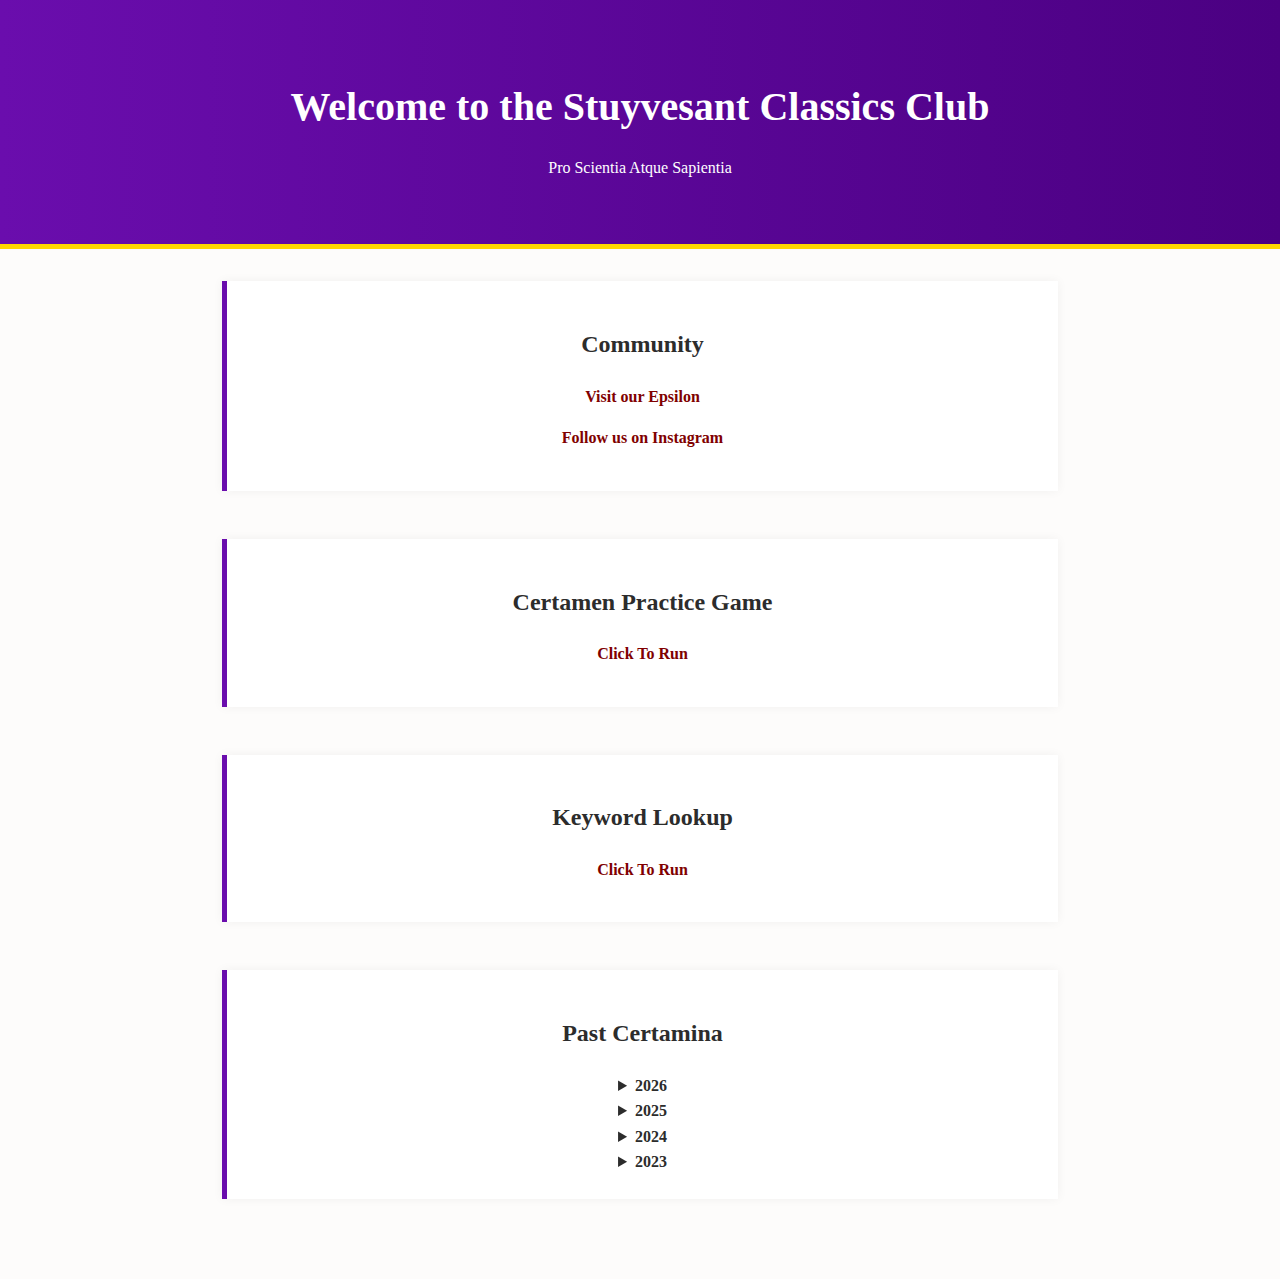
<file: index.html>
<!DOCTYPE html>
<html lang="en">
<head>
  <meta charset="UTF-8" />
  <title>Stuy Classics Club</title>
  <meta name="viewport" content="width=device-width, initial-scale=1" />
  <!-- Classical inscription font for headings -->
  <link href="https://fonts.googleapis.com/css2?family=Cinzel:wght@500;700&display=swap" rel="stylesheet">
  <link rel="stylesheet" href="style.css" />
</head>
<body>
  <!-- <nav>
    <ul>
      <li><a href="index.html">Home</a></li>
      <li><a href="study-guides.html">Study Guides</a></li>
    </ul>
  </nav> -->

  <header>
    <h1>Welcome to the Stuyvesant Classics Club</h1>
    <p>Pro Scientia Atque Sapientia</p>
  </header>

  <main>
    <section>
      <h2>Community</h2>
      <p><a href="https://epsilon.stuysu.org/stuyclassics" target="_blank" rel="noopener">Visit our Epsilon</a></p>
      <p><a href="https://www.instagram.com/stuyclassics?igsh=ejA2OGU5bThoNHUy" target="_blank" rel="noopener">Follow us on Instagram</a></p>
    </section>

    <section>
      <h2>Certamen Practice Game</h2>
      <p><a href="certamengame" target="_blank" rel="noopener">Click To Run</a></p>
    </section>
    <section>
      <h2>Keyword Lookup</h2>
      <p><a href="keyword" target="_blank" rel="noopener">Click To Run</a></p>
    </section>

    <section>
      <h2>Past Certamina</h2>
   <details>
        <summary><strong>2026</strong></summary>
        <div class="win-list">
           <p>1st Place – Princeton (Novice Division)</p>
          <p>3rd Place – Princeton (Intermediate Division)</p>
        </div>
      </details>
      <details>
        <summary><strong>2025</strong></summary>
        <div class="win-list">
          <p>1st Place – Stony Brook (Advanced Division)</p>
          <p>1st Place – Stony Brook (Intermediate Division)</p>
          <p>2nd Place – Yale (Novice Division)</p>
          <p>3rd Place – Harvard (Advanced Division)</p>
          <p>3rd Place – Princeton (Advanced Division)</p>
        </div>
      </details>

      <details>
        <summary><strong>2024</strong></summary>
        <div class="win-list">
          <p>1st Place – Stony Brook (Advanced Division)</p>
          <p>1st Place – Stony Brook (Intermediate Division)</p>
          <p>1st Place – Stony Brook (Novice Division)</p>
          <p>2nd Place – UPenn (Intermediate Division)</p>
        </div>
      </details>

      <details>
        <summary><strong>2023</strong></summary>
        <div class="win-list">
          <p>1st Place – UPenn (Novice Division)</p>
        </div>
      </details>
    </section>
  </main>

  <script src="hover-open.js" defer></script>
</body>
</html>
</file>
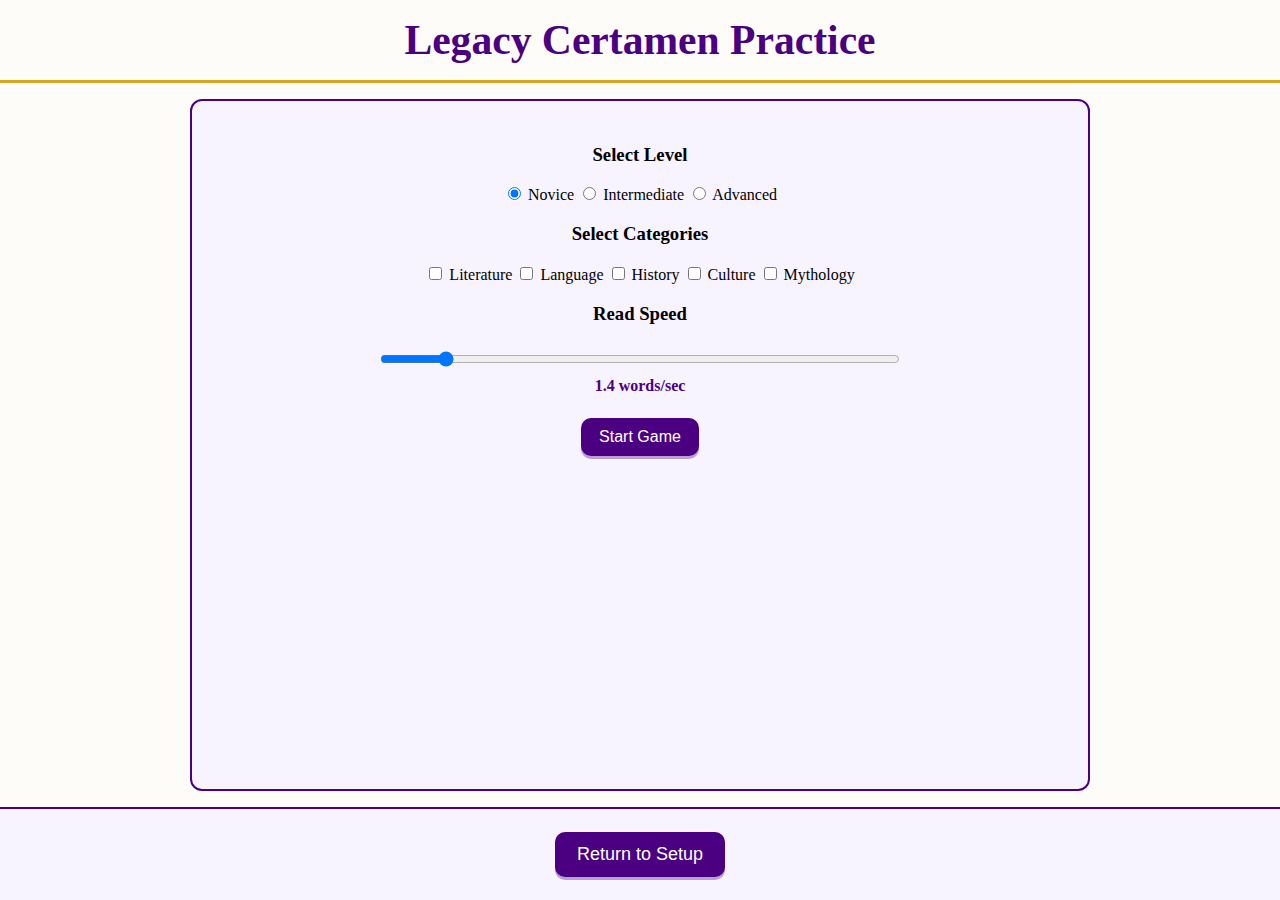
<file: certamengame/index.html>
<!DOCTYPE html>
<html lang="en">
<head>
  <meta charset="utf-8" />
  <meta name="viewport" content="width=device-width,initial-scale=1" />
  <title>Certamen Practice</title>
  <link rel="stylesheet" href="style.css?v=15" />
</head>
<body>
  <header class="topbar">
    <h1> Legacy Certamen Practice</h1>
  </header>

  <main>
    <section id="setup" class="card">
      <h3>Select Level</h3>
      <label><input type="radio" name="level" value="novice" checked> Novice</label>
      <label><input type="radio" name="level" value="intermediate"> Intermediate</label>
      <label><input type="radio" name="level" value="advanced"> Advanced</label>

      <h3>Select Categories</h3>
      <label><input type="checkbox" value="literature"> Literature</label>
      <label><input type="checkbox" value="language"> Language</label>
      <label><input type="checkbox" value="history"> History</label>
      <label><input type="checkbox" value="culture"> Culture</label>
      <label><input type="checkbox" value="mythology"> Mythology</label>

      <h3>Read Speed</h3>
      <input type="range" id="speed" min="0.8" max="6.0" step="0.1" value="1.4" />
      <div id="speed-label">1.4 words/sec</div>

      <div class="actions">
        <button id="start" type="button">Start Game</button>
      </div>
    </section>

    <section id="game" class="card" style="display:none;">
      <div class="top-actions">
        <button id="review-log" type="button">Review Log</button>
      </div>

      <!-- Now we write into #question-text using DOM nodes, not innerHTML rewriting -->
      <div id="question-box" class="question">
        <span id="question-text"></span>
      </div>

      <div id="message" class="message"></div>

      <div class="actions">
        <button id="buzz" type="button">Buzz</button>
        <button id="skip" type="button">Skip</button>
      </div>

      <div id="answer-box" class="answer-card" style="display:none;">
        <input type="text" id="answer" placeholder="Type your answer..." autocomplete="off" />
        <button id="submit-answer" type="button">Submit</button>
      </div>

      <div id="post-reveal" class="post-reveal" style="display:none;">
        <button id="mark-review" type="button">Mark for Review</button>
      </div>
    </section>

    <section id="timer-card" class="card timer-card" style="display:none;">
      <div id="timer-text">Time Left: <span id="timer">10</span>s</div>
    </section>

    <section id="review" class="card" style="display:none;">
      <h3>Review Log</h3>
      <div class="review-actions">
        <button id="clear-review" type="button">Clear Log</button>
        <button id="close-review" type="button">Back to Game</button>
      </div>
      <div id="review-list" class="review-list"></div>
    </section>
  </main>

  <footer class="bottombar">
    <button id="back" type="button">Return to Setup</button>
  </footer>

  <script src="script.js?v=15"></script>
</body>
</html>
</file>
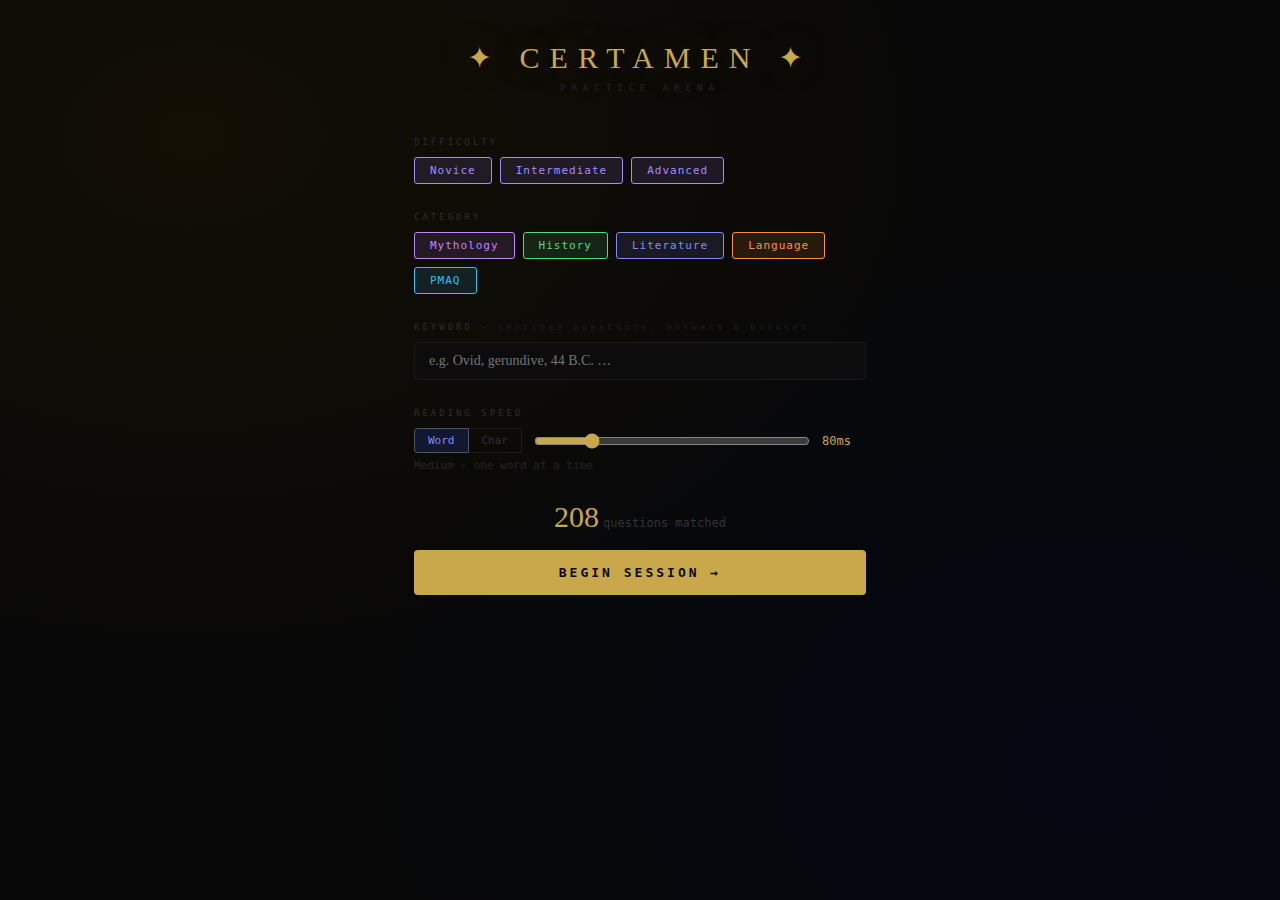
<file: practice/index.html>
<!DOCTYPE html>
<html lang="en">
<head>
  <meta charset="UTF-8" />
  <meta name="viewport" content="width=device-width, initial-scale=1.0" />
  <title>Certamen Practice Arena</title>
  <style>
    /* ── RESET & BASE ─────────────────────────────────────────── */
    *, *::before, *::after { box-sizing: border-box; margin: 0; padding: 0; }
    html, body { height: 100%; }
    body {
      background: #080808;
      color: #ddd;
      font-family: Georgia, 'Times New Roman', serif;
      -webkit-font-smoothing: antialiased;
    }
    button { cursor: pointer; font-family: inherit; border: none; background: none; }
    button:hover { opacity: 0.78; }
    input, select { font-family: inherit; }
    ::-webkit-scrollbar { width: 4px; }
    ::-webkit-scrollbar-thumb { background: #222; border-radius: 2px; }

    /* ── SCREEN HELPERS ──────────────────────────────────────── */
    .screen { display: none; }
    .screen.active { display: flex; }

    /* ── LOADING / ERROR ─────────────────────────────────────── */
    #screen-load {
      height: 100vh; align-items: center; justify-content: center;
      flex-direction: column; gap: 12px;
    }
    .load-text {
      font-family: monospace; font-size: 11px; letter-spacing: 4px; color: #2a2a2a;
    }
    .error-text { color: #f87171; font-family: monospace; font-size: 13px; }

    /* ── HOME ────────────────────────────────────────────────── */
    #screen-home {
      min-height: 100vh;
      background: #080808;
      background-image:
        radial-gradient(ellipse at 15% 15%, #130f05 0%, transparent 50%),
        radial-gradient(ellipse at 85% 85%, #050813 0%, transparent 50%);
      justify-content: center;
      padding: 40px 0 60px;
    }
    .home-inner { width: 100%; max-width: 500px; padding: 0 24px; }

    .title-block { text-align: center; margin-bottom: 44px; }
    .title-main {
      font-size: 30px; letter-spacing: 10px; color: #c9a84c;
      text-shadow: 0 0 50px rgba(201,168,76,0.3);
    }
    .title-sub {
      font-family: monospace; font-size: 9px; letter-spacing: 6px;
      color: #252525; margin-top: 8px;
    }

    .filter-block { margin-bottom: 28px; }
    .filter-label {
      font-family: monospace; font-size: 9px; letter-spacing: 3px;
      color: #2e2e2e; margin-bottom: 10px;
      display: flex; align-items: center; gap: 8px;
    }
    .filter-label span { color: #1e1e1e; font-weight: 400; }
    .pill-row { display: flex; flex-wrap: wrap; gap: 8px; }

    .pill {
      padding: 6px 15px; border-radius: 3px;
      border: 1px solid #1e1e1e; color: #333;
      font-family: monospace; font-size: 11px; letter-spacing: 1px;
      background: transparent; transition: all 0.15s;
    }
    .pill.on { background: color-mix(in srgb, var(--c) 12%, transparent); }

    .kw-wrap { position: relative; }
    .kw-input {
      width: 100%; background: #0c0c0c; border: 1px solid #1a1a1a;
      color: #bbb; padding: 10px 38px 10px 14px;
      border-radius: 4px; font-size: 14px; outline: none;
      transition: border-color 0.15s;
    }
    .kw-input:focus { border-color: #333; }
    .kw-clear {
      position: absolute; right: 12px; top: 50%; transform: translateY(-50%);
      color: #333; font-size: 13px; padding: 4px;
    }

    .speed-row { display: flex; align-items: center; gap: 12px; margin-bottom: 6px; }
    .mode-toggle { display: flex; }
    .mode-btn {
      padding: 5px 13px; border: 1px solid #1e1e1e; color: #333;
      font-family: monospace; font-size: 11px; transition: all 0.15s;
    }
    .mode-btn:first-child { border-radius: 3px 0 0 3px; }
    .mode-btn:last-child  { border-radius: 0 3px 3px 0; border-left: none; }
    .mode-btn.on { background: #111830; border-color: #4a5568; color: #818cf8; }
    .speed-slider { flex: 1; accent-color: #c9a84c; cursor: pointer; }
    .speed-val { font-family: monospace; font-size: 12px; color: #c9a84c; min-width: 44px; }
    .speed-desc { font-family: monospace; font-size: 11px; color: #252525; }

    .count-row { text-align: center; margin-bottom: 16px; }
    .count-n { font-size: 30px; color: #c9a84c; }
    .count-txt { font-family: monospace; font-size: 12px; color: #333; }

    .start-btn {
      width: 100%; padding: 15px;
      background: #c9a84c; color: #080808;
      border-radius: 4px;
      font-family: monospace; font-size: 13px; letter-spacing: 3px; font-weight: 700;
      transition: opacity 0.2s;
    }
    .start-btn:disabled { opacity: 0.25; cursor: not-allowed; }

    /* ── GAME ────────────────────────────────────────────────── */
    #screen-game {
      min-height: 100vh; flex-direction: column;
      transition: background 0.5s;
    }

    .top-bar {
      display: flex; align-items: center; justify-content: space-between;
      padding: 12px 18px;
      border-bottom: 1px solid rgba(255,255,255,0.05);
      flex-shrink: 0;
    }
    .back-btn {
      color: #3a3a3a; font-family: monospace; font-size: 12px;
      letter-spacing: 1px; padding: 4px 0;
    }
    .badges { display: flex; gap: 8px; align-items: center; }
    .badge {
      padding: 3px 11px; border-radius: 20px; border: 1px solid;
      font-family: monospace; font-size: 10px; letter-spacing: 2px;
    }
    .q-count { font-family: monospace; font-size: 11px; color: #2a2a2a; }

    .prog-track { height: 2px; background: rgba(255,255,255,0.04); flex-shrink: 0; }
    .prog-fill { height: 100%; transition: width 0.07s linear; }

    .card-area {
      flex: 1; display: flex; align-items: center; justify-content: center;
      padding: 28px 20px;
    }
    .card {
      width: 100%; max-width: 640px;
      background: rgba(0,0,0,0.35);
      border: 1px solid rgba(255,255,255,0.06);
      border-radius: 10px;
      padding: 28px 30px 26px;
    }
    .phase-label {
      font-family: monospace; font-size: 9px; letter-spacing: 4px;
      margin-bottom: 20px; opacity: 0.5;
    }
    .q-text {
      font-size: 21px; line-height: 1.75; color: #ede8e0; min-height: 80px;
    }
    .caret {
      display: inline-block; width: 2px; height: 0.9em;
      border-right: 2px solid; margin-left: 3px;
      vertical-align: middle;
      animation: blink 1s step-end infinite;
    }
    @keyframes blink { 0%,100%{opacity:1} 50%{opacity:0} }

    .ans-box {
      margin-top: 26px; padding: 16px 20px;
      border-radius: 6px; border: 1px solid;
    }
    .ans-label {
      font-family: monospace; font-size: 9px; letter-spacing: 4px; margin-bottom: 10px;
    }
    .ans-text { font-size: 20px; font-weight: 700; line-height: 1.4; color: #fff; }

    .act-area {
      padding: 16px 20px 32px;
      border-top: 1px solid rgba(255,255,255,0.05);
      background: rgba(0,0,0,0.2);
      flex-shrink: 0;
    }
    .btn-row { display: flex; gap: 10px; }
    .btn-col { display: flex; flex-direction: column; gap: 10px; }
    .act-btn {
      flex: 1; padding: 13px 18px; border-radius: 5px;
      font-family: monospace; font-size: 12px; letter-spacing: 1px; font-weight: 600;
      transition: opacity 0.15s;
    }
    .act-btn.ghost {
      background: rgba(255,255,255,0.04); color: #444;
      flex: 0 0 auto; padding: 13px 22px;
    }
    .act-btn.accent { color: #060606; }
    .act-btn.sub { border: 1px solid; }
    .act-btn.full { width: 100%; }

    /* ── CATEGORY COLOR VARS ─────────────────────────────────── */
    .cat-Mythology  { --accent: #c084fc; --bg: #1e1228; --dim: rgba(124,58,237,0.1); }
    .cat-History    { --accent: #4ade80; --bg: #0f1f12; --dim: rgba(22,163,74,0.1); }
    .cat-Literature { --accent: #818cf8; --bg: #12122a; --dim: rgba(67,56,202,0.1); }
    .cat-Language   { --accent: #fb923c; --bg: #1f0f0f; --dim: rgba(234,88,12,0.1); }
    .cat-PMAQ       { --accent: #38bdf8; --bg: #0d1a28; --dim: rgba(2,132,199,0.1); }
  </style>
</head>
<body>

  <!-- LOADING -->
  <div id="screen-load" class="screen active">
    <div class="load-text">LOADING</div>
  </div>

  <!-- HOME -->
  <div id="screen-home" class="screen">
    <div class="home-inner">

      <div class="title-block">
        <div class="title-main">✦ CERTAMEN ✦</div>
        <div class="title-sub">PRACTICE ARENA</div>
      </div>

      <!-- Difficulty -->
      <div class="filter-block">
        <div class="filter-label">DIFFICULTY</div>
        <div class="pill-row" id="level-pills"></div>
      </div>

      <!-- Category -->
      <div class="filter-block">
        <div class="filter-label">CATEGORY</div>
        <div class="pill-row" id="cat-pills"></div>
      </div>

      <!-- Keyword -->
      <div class="filter-block">
        <div class="filter-label">
          KEYWORD
          <span>— searches questions, answers &amp; bonuses</span>
        </div>
        <div class="kw-wrap">
          <input id="kw-input" class="kw-input" type="text"
            placeholder="e.g. Ovid, gerundive, 44 B.C. …" autocomplete="off" spellcheck="false" />
          <button id="kw-clear" class="kw-clear" style="display:none">✕</button>
        </div>
      </div>

      <!-- Speed -->
      <div class="filter-block">
        <div class="filter-label">READING SPEED</div>
        <div class="speed-row">
          <div class="mode-toggle">
            <button class="mode-btn on" data-mode="word">Word</button>
            <button class="mode-btn" data-mode="char">Char</button>
          </div>
          <input id="speed-slider" class="speed-slider" type="range" min="15" max="350" value="80" />
          <span id="speed-val" class="speed-val">80ms</span>
        </div>
        <div id="speed-desc" class="speed-desc">Fast · one word at a time</div>
      </div>

      <!-- Count + Start -->
      <div class="count-row">
        <span id="match-count" class="count-n">0</span>
        <span id="match-label" class="count-txt"> questions matched</span>
      </div>
      <button id="start-btn" class="start-btn" disabled>BEGIN SESSION →</button>

    </div>
  </div>

  <!-- GAME -->
  <div id="screen-game" class="screen">
    <div class="top-bar">
      <button id="back-btn" class="back-btn">← Back</button>
      <div class="badges">
        <span id="badge-cat" class="badge"></span>
        <span id="badge-level" class="badge" style="border-color:#1e1e1e;color:#333;"></span>
      </div>
      <span id="q-count" class="q-count"></span>
    </div>

    <div class="prog-track">
      <div id="prog-fill" class="prog-fill" style="width:0%"></div>
    </div>

    <div class="card-area">
      <div id="card" class="card">
        <div id="phase-label" class="phase-label">TOSS-UP</div>
        <div id="q-text" class="q-text"></div>
        <div id="ans-box" class="ans-box" style="display:none">
          <div id="ans-label" class="ans-label">ANSWER</div>
          <div id="ans-text" class="ans-text"></div>
        </div>
      </div>
    </div>

    <div class="act-area">
      <div id="actions"></div>
    </div>
  </div>

  <script>
  // ── CONFIG ────────────────────────────────────────────────────────────────
  const LEVELS = ['Novice', 'Intermediate', 'Advanced'];
  const CATS   = ['Mythology', 'History', 'Literature', 'Language', 'PMAQ'];
  const CAT_ACCENT = {
    Mythology:  '#c084fc',
    History:    '#4ade80',
    Literature: '#818cf8',
    Language:   '#fb923c',
    PMAQ:       '#38bdf8',
  };

  // ── STATE ─────────────────────────────────────────────────────────────────
  let allQuestions = [];
  let sessionQueue = [];
  let qIdx = 0;

  // Filter state
  let activeLevels = new Set(LEVELS);
  let activeCats   = new Set(CATS);
  let keyword      = '';
  let speed        = 80;
  let readMode     = 'word'; // 'word' | 'char'

  // Game state
  let phase        = 'reading';
  // phases: reading | paused | answer | b1r | b1p | b1a | b2r | b2p | b2a
  let revealed     = 0;
  let bonusRevealed= 0;
  let ticker       = null;

  // ── SCREEN HELPERS ────────────────────────────────────────────────────────
  function show(id) {
    document.querySelectorAll('.screen').forEach(s => s.classList.remove('active'));
    document.getElementById(id).classList.add('active');
  }

  // ── LOAD ──────────────────────────────────────────────────────────────────
  fetch('questions.json')
    .then(r => { if (!r.ok) throw new Error('Failed to load questions.json'); return r.json(); })
    .then(data => {
      allQuestions = data;
      buildHome();
      show('screen-home');
    })
    .catch(err => {
      document.getElementById('screen-load').innerHTML =
        `<div class="error-text">⚠ ${err.message}</div>`;
    });

  // ── HOME SETUP ────────────────────────────────────────────────────────────
  function buildHome() {
    // Level pills
    const lp = document.getElementById('level-pills');
    LEVELS.forEach(l => {
      const b = document.createElement('button');
      b.className = 'pill on';
      b.textContent = l;
      b.style.setProperty('--c', '#a78bfa');
      b.style.borderColor = '#a78bfa';
      b.style.color = '#a78bfa';
      b.addEventListener('click', () => toggleLevel(l, b));
      lp.appendChild(b);
    });

    // Category pills
    const cp = document.getElementById('cat-pills');
    CATS.forEach(c => {
      const b = document.createElement('button');
      b.className = 'pill on';
      b.textContent = c;
      b.style.setProperty('--c', CAT_ACCENT[c]);
      b.style.borderColor = CAT_ACCENT[c];
      b.style.color = CAT_ACCENT[c];
      b.addEventListener('click', () => toggleCat(c, b));
      cp.appendChild(b);
    });

    // Keyword
    const kw = document.getElementById('kw-input');
    const kc = document.getElementById('kw-clear');
    kw.addEventListener('input', () => {
      keyword = kw.value;
      kc.style.display = keyword ? 'block' : 'none';
      updateCount();
    });
    kc.addEventListener('click', () => {
      keyword = ''; kw.value = '';
      kc.style.display = 'none';
      updateCount();
    });

    // Speed
    const slider = document.getElementById('speed-slider');
    slider.addEventListener('input', () => {
      speed = +slider.value;
      document.getElementById('speed-val').textContent = speed + 'ms';
      updateSpeedDesc();
    });

    // Mode buttons
    document.querySelectorAll('.mode-btn').forEach(btn => {
      btn.addEventListener('click', () => {
        readMode = btn.dataset.mode;
        document.querySelectorAll('.mode-btn').forEach(b => b.classList.remove('on'));
        btn.classList.add('on');
        updateSpeedDesc();
      });
    });

    // Start
    document.getElementById('start-btn').addEventListener('click', startGame);

    updateCount();
    updateSpeedDesc();
  }

  function toggleLevel(l, btn) {
    if (activeLevels.has(l)) activeLevels.delete(l);
    else activeLevels.add(l);
    const on = activeLevels.has(l);
    btn.classList.toggle('on', on);
    btn.style.borderColor = on ? '#a78bfa' : '#1e1e1e';
    btn.style.color       = on ? '#a78bfa' : '#333';
    updateCount();
  }

  function toggleCat(c, btn) {
    if (activeCats.has(c)) activeCats.delete(c);
    else activeCats.add(c);
    const on = activeCats.has(c);
    btn.classList.toggle('on', on);
    btn.style.borderColor = on ? CAT_ACCENT[c] : '#1e1e1e';
    btn.style.color       = on ? CAT_ACCENT[c] : '#333';
    updateCount();
  }

  function filteredQuestions() {
    const kw = keyword.trim().toLowerCase();
    return allQuestions.filter(q => {
      if (!activeLevels.has(q.level))    return false;
      if (!activeCats.has(q.category))   return false;
      if (!kw) return true;
      const hay = [
        q.question, q.answer,
        ...(q.bonuses || []).flatMap(b => [b.q, b.a])
      ].join(' ').toLowerCase();
      return hay.includes(kw);
    });
  }

  function updateCount() {
    const n = filteredQuestions().length;
    document.getElementById('match-count').textContent = n;
    document.getElementById('match-label').textContent =
      ' question' + (n !== 1 ? 's' : '') + ' matched';
    const btn = document.getElementById('start-btn');
    btn.disabled = n === 0;
  }

  function updateSpeedDesc() {
    const label = speed < 40 ? 'Very fast' : speed < 80 ? 'Fast' :
                  speed < 140 ? 'Medium' : speed < 220 ? 'Slow' : 'Very slow';
    const modeStr = readMode === 'word' ? 'one word at a time' : 'one character at a time';
    document.getElementById('speed-desc').textContent = `${label} · ${modeStr}`;
  }

  // ── GAME ──────────────────────────────────────────────────────────────────
  function shuffle(arr) {
    const a = [...arr];
    for (let i = a.length - 1; i > 0; i--) {
      const j = Math.floor(Math.random() * (i + 1));
      [a[i], a[j]] = [a[j], a[i]];
    }
    return a;
  }

  function startGame() {
    sessionQueue = shuffle(filteredQuestions());
    qIdx = 0;
    document.getElementById('back-btn').addEventListener('click', () => {
      clearInterval(ticker);
      show('screen-home');
    }, { once: false });
    loadQuestion();
    show('screen-game');
  }

  function tok(str) {
    return readMode === 'word' ? str.split(' ') : str.split('');
  }
  function join(toks, n) {
    return readMode === 'word' ? toks.slice(0, n).join(' ') : toks.slice(0, n).join('');
  }

  function loadQuestion() {
    clearInterval(ticker);
    phase = 'reading';
    revealed = 0;
    bonusRevealed = 0;

    const q = sessionQueue[qIdx];
    const accent = CAT_ACCENT[q.category];

    // Top bar
    const badgeCat = document.getElementById('badge-cat');
    badgeCat.textContent = q.category;
    badgeCat.style.borderColor = accent;
    badgeCat.style.color = accent;
    document.getElementById('badge-level').textContent = q.level;
    document.getElementById('q-count').textContent = `${qIdx + 1}/${sessionQueue.length}`;

    // Card accent
    document.getElementById('ans-label').style.color = accent;
    document.getElementById('prog-fill').style.background = accent;
    document.getElementById('phase-label').style.color = accent;

    // Game screen background
    const gameEl = document.getElementById('screen-game');
    // Remove old cat class
    CATS.forEach(c => gameEl.classList.remove('cat-' + c));
    gameEl.classList.add('cat-' + q.category);
    gameEl.style.background = getComputedStyle(gameEl).getPropertyValue('--bg').trim() ||
      ({ Mythology:'#1e1228', History:'#0f1f12', Literature:'#12122a', Language:'#1f0f0f', PMAQ:'#0d1a28' })[q.category];

    // Hide answer box
    document.getElementById('ans-box').style.display = 'none';

    setPhase('reading');
  }

  function setPhase(p) {
    phase = p;
    clearInterval(ticker);

    const q = sessionQueue[qIdx];
    const mainToks = tok(q.question);
    const b1Toks   = q.bonuses?.[0] ? tok(q.bonuses[0].q) : [];
    const b2Toks   = q.bonuses?.[1] ? tok(q.bonuses[1].q) : [];
    const accent   = CAT_ACCENT[q.category];

    // Determine which text & tokens we're dealing with
    let activeToks, activeRev, setRev;
    if (p === 'reading' || p === 'paused' || p === 'answer') {
      activeToks = mainToks; activeRev = revealed; setRev = v => { revealed = v; };
    } else if (p === 'b1r' || p === 'b1p' || p === 'b1a') {
      activeToks = b1Toks; activeRev = bonusRevealed; setRev = v => { bonusRevealed = v; };
    } else {
      activeToks = b2Toks; activeRev = bonusRevealed; setRev = v => { bonusRevealed = v; };
    }

    // Phase label
    const phaseLabels = {
      reading:'TOSS-UP', paused:'TOSS-UP', answer:'TOSS-UP',
      b1r:'BONUS 1', b1p:'BONUS 1', b1a:'BONUS 1',
      b2r:'BONUS 2', b2p:'BONUS 2', b2a:'BONUS 2',
    };
    document.getElementById('phase-label').textContent = phaseLabels[p] || 'TOSS-UP';

    // Ticker for reading phases
    if (p === 'reading' || p === 'b1r' || p === 'b2r') {
      ticker = setInterval(() => {
        activeRev++;
        setRev(activeRev);
        renderText(activeToks, activeRev, true, accent);
        const pct = activeToks.length > 0 ? (activeRev / activeToks.length) * 100 : 0;
        document.getElementById('prog-fill').style.width = pct + '%';
        if (activeRev >= activeToks.length) {
          clearInterval(ticker);
          const next = { reading:'paused', b1r:'b1p', b2r:'b2p' }[p];
          if (next) setPhase(next);
        }
      }, speed);
    }

    // Render current text
    const showCaret = (p === 'reading' || p === 'b1r' || p === 'b2r');
    renderText(activeToks, activeRev, showCaret, accent);

    // Progress bar
    const pct = activeToks.length > 0 ? (activeRev / activeToks.length) * 100 : 0;
    document.getElementById('prog-fill').style.width = pct + '%';

    // Answer box
    const ansBox  = document.getElementById('ans-box');
    const ansText = document.getElementById('ans-text');
    if (p === 'answer') {
      ansText.textContent = q.answer;
      ansBox.style.display = 'block';
      ansBox.style.borderColor = accent + '55';
      ansBox.style.background  = accent + '10';
    } else if (p === 'b1a' && q.bonuses?.[0]) {
      ansText.textContent = q.bonuses[0].a;
      ansBox.style.display = 'block';
      ansBox.style.borderColor = accent + '55';
      ansBox.style.background  = accent + '10';
    } else if (p === 'b2a' && q.bonuses?.[1]) {
      ansText.textContent = q.bonuses[1].a;
      ansBox.style.display = 'block';
      ansBox.style.borderColor = accent + '55';
      ansBox.style.background  = accent + '10';
    } else {
      ansBox.style.display = 'none';
    }

    renderActions(p, q, accent);
  }

  function renderText(toks, rev, showCaret, accent) {
    const el = document.getElementById('q-text');
    el.textContent = join(toks, rev);
    if (showCaret) {
      const c = document.createElement('span');
      c.className = 'caret';
      c.style.borderColor = accent;
      el.appendChild(c);
    }
  }

  function revealNow() {
    clearInterval(ticker);
    const q = sessionQueue[qIdx];
    const mainToks = tok(q.question);
    const b1Toks   = q.bonuses?.[0] ? tok(q.bonuses[0].q) : [];
    const b2Toks   = q.bonuses?.[1] ? tok(q.bonuses[1].q) : [];

    if (phase === 'reading' || phase === 'paused') {
      revealed = mainToks.length; setPhase('answer');
    } else if (phase === 'b1r' || phase === 'b1p') {
      bonusRevealed = b1Toks.length; setPhase('b1a');
    } else if (phase === 'b2r' || phase === 'b2p') {
      bonusRevealed = b2Toks.length; setPhase('b2a');
    }
  }

  function nextQuestion() {
    clearInterval(ticker);
    qIdx = (qIdx + 1) % sessionQueue.length;
    loadQuestion();
  }

  function renderActions(p, q, accent) {
    const area = document.getElementById('actions');
    area.innerHTML = '';

    const mk = (label, cls, onClick, style) => {
      const b = document.createElement('button');
      b.className = 'act-btn ' + cls;
      b.textContent = label;
      if (style) Object.assign(b.style, style);
      b.addEventListener('click', onClick);
      return b;
    };

    const isReading = p === 'reading' || p === 'paused' || p === 'b1r' || p === 'b1p' || p === 'b2r' || p === 'b2p';

    if (isReading) {
      const row = document.createElement('div');
      row.className = 'btn-row';
      row.appendChild(mk('Skip →', 'ghost', nextQuestion));
      row.appendChild(mk('Reveal Answer', 'accent', revealNow,
        { background: accent, color: '#060606' }));
      area.appendChild(row);
    }

    if (p === 'answer') {
      const col = document.createElement('div');
      col.className = 'btn-col';
      if (q.bonuses?.length > 0) {
        col.appendChild(mk('Bonus Questions →', 'sub', () => {
          bonusRevealed = 0; setPhase('b1r');
        }, { background: accent + '15', color: accent, borderColor: accent + '44' }));
      }
      col.appendChild(mk('Next Question →', 'accent', nextQuestion,
        { background: accent, color: '#060606' }));
      area.appendChild(col);
    }

    if (p === 'b1a') {
      const col = document.createElement('div');
      col.className = 'btn-col';
      if (q.bonuses?.[1]) {
        col.appendChild(mk('Bonus 2 →', 'sub', () => {
          bonusRevealed = 0; setPhase('b2r');
        }, { background: accent + '15', color: accent, borderColor: accent + '44' }));
      }
      col.appendChild(mk('Next Question →', 'accent', nextQuestion,
        { background: accent, color: '#060606' }));
      area.appendChild(col);
    }

    if (p === 'b2a') {
      area.appendChild(mk('Next Question →', 'accent full', nextQuestion,
        { background: accent, color: '#060606' }));
    }
  }

  // ── BACK BUTTON (persistent) ──────────────────────────────────────────────
  document.getElementById('back-btn').addEventListener('click', () => {
    clearInterval(ticker);
    show('screen-home');
    updateCount();
  });
  </script>
</body>
</html>
</file>
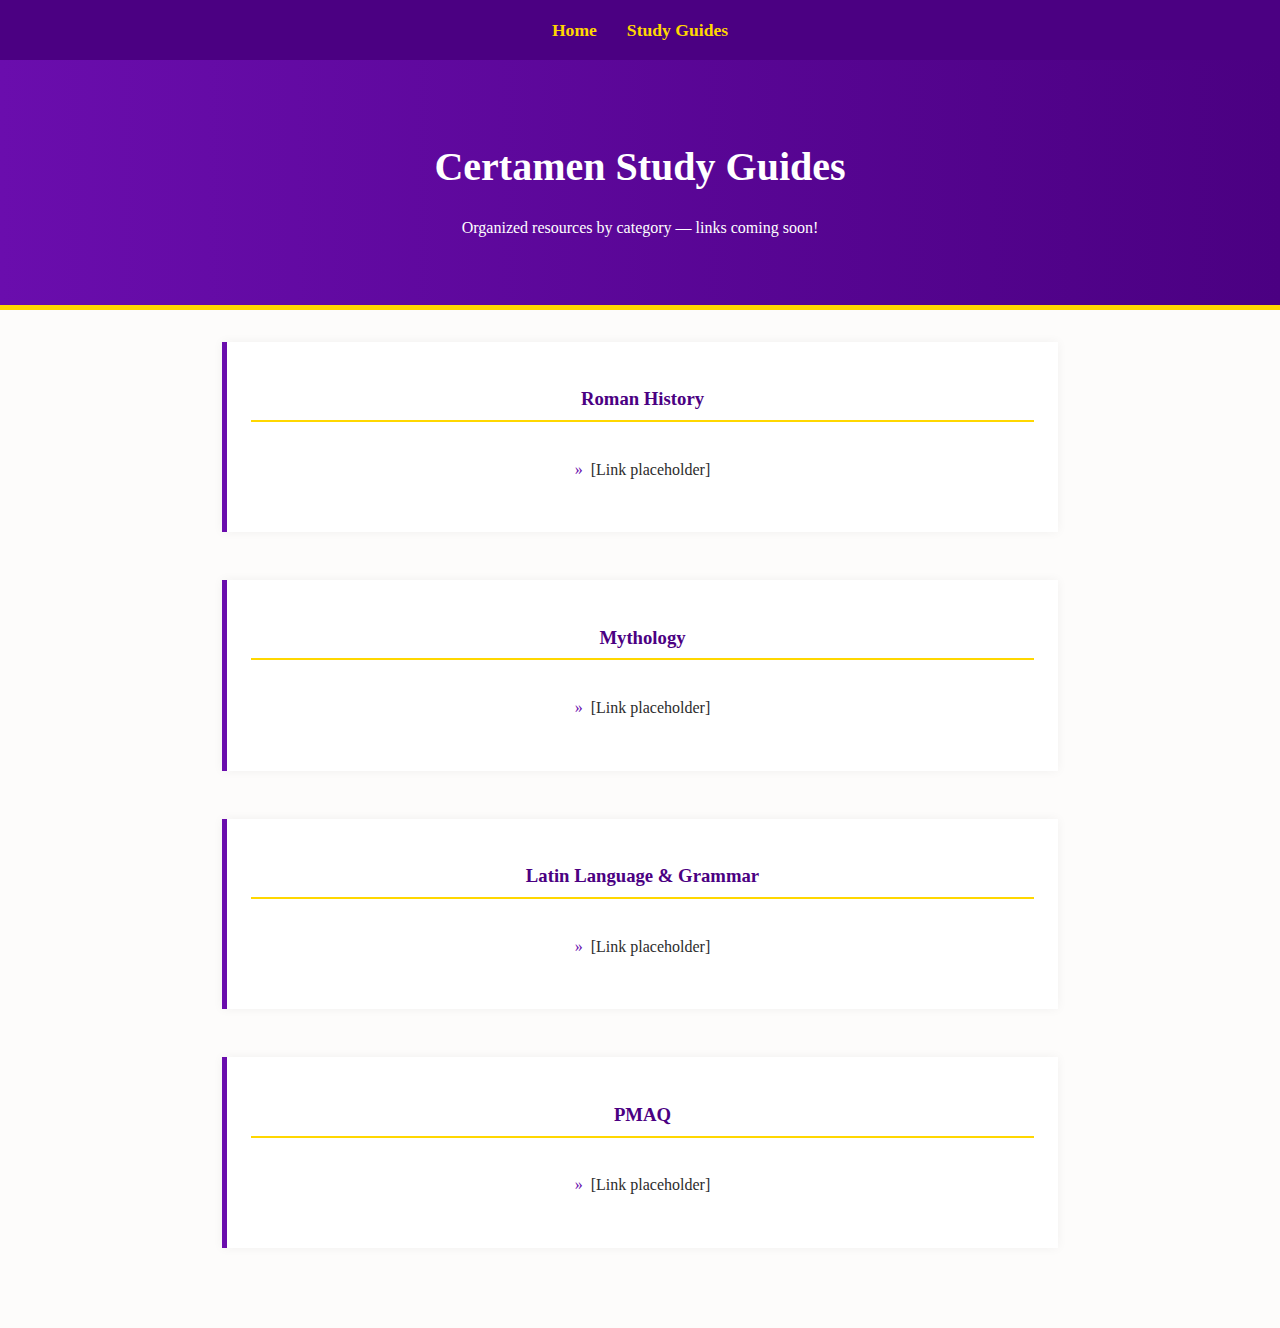
<file: study-guides.html>
<!DOCTYPE html>
<html lang="en">
<head>
    <meta charset="UTF-8">
    <title>Study Guides</title>
    <link rel="stylesheet" href="style.css">
</head>
<body>
    <nav>
        <ul>
            <li><a href="index.html">Home</a></li>
            <li><a href="study-guides.html">Study Guides</a></li>
        </ul>
    </nav>
    <header>
        <h1>Certamen Study Guides</h1>
        <p>Organized resources by category — links coming soon!</p>
    </header>
    <main>
        <section class="study-section">
            <h3>Roman History</h3>
            <ul>
                <li>[Link placeholder]</li>
            </ul>
        </section>
        <section class="study-section">
            <h3>Mythology</h3>
            <ul>
                <li>[Link placeholder]</li>
            </ul>
        </section>
        <section class="study-section">
            <h3>Latin Language & Grammar</h3>
            <ul>
                <li>[Link placeholder]</li>
            </ul>
        </section>
        <section class="study-section">
            <h3>PMAQ</h3>
            <ul>
                <li>[Link placeholder]</li>
            </ul>
        </section>
    </main>
</body>
</html>
</file>
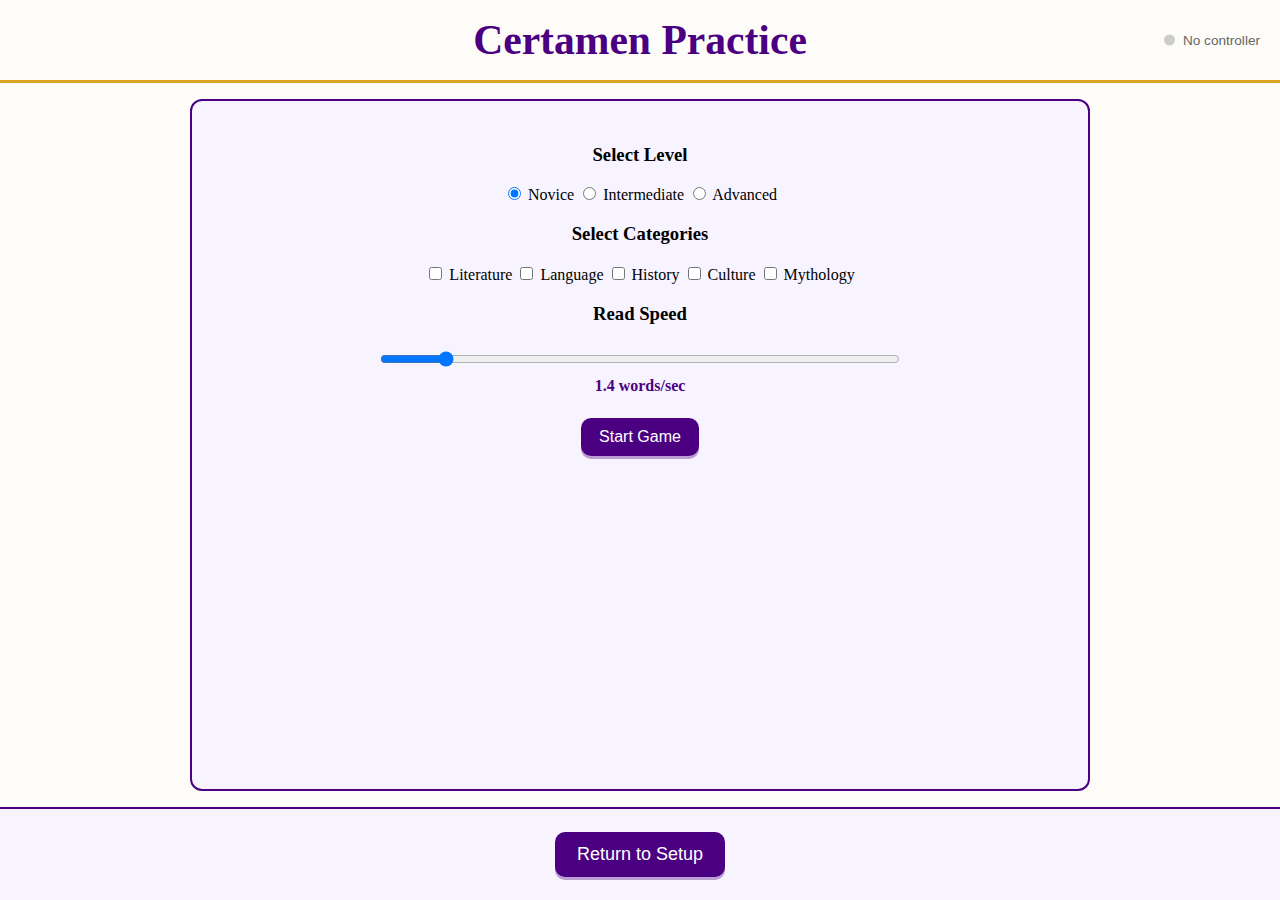
<file: certamengame/controllergame.html>
<!DOCTYPE html>
<html lang="en">
<head>
  <meta charset="utf-8" />
  <meta name="viewport" content="width=device-width,initial-scale=1" />
  <title>Certamen Practice – Controller</title>
  <style>
    * { box-sizing: border-box; }
    html, body { height: 100%; }
    body {
      font-family: "Garamond", "Times New Roman", serif;
      background: #fdfcf9;
      margin: 0;
      display: grid;
      grid-template-rows: auto 1fr auto;
    }
    .topbar {
      border-bottom: 3px solid goldenrod;
      padding: 16px 0;
      text-align: center;
      position: relative;
    }
    h1 { color: #4b0082; font-size: 2.6em; margin: 0; }
    #controller-status {
      position: absolute;
      right: 20px; top: 50%;
      transform: translateY(-50%);
      display: flex; align-items: center; gap: 8px;
      font-size: 0.85rem; color: #666;
      font-family: sans-serif;
    }
    #controller-dot {
      width: 11px; height: 11px; border-radius: 50%;
      background: #ccc; transition: background 0.3s; flex-shrink: 0;
    }
    #controller-dot.connected { background: #4caf50; box-shadow: 0 0 6px #4caf50; }
    #controller-dot.disconnected { background: #e74c3c; }
    main { display: grid; gap: 16px; padding: 16px; }
    .card {
      background: #f7f3ff; border: 2px solid #4b0082;
      border-radius: 12px; padding: 24px;
      width: min(900px, 92vw); margin: 0 auto; text-align: center;
    }
    .top-actions { display: flex; justify-content: flex-end; margin-bottom: 10px; }
    .question {
      font-size: 24px; line-height: 1.6;
      color: #2f1a47; margin-bottom: 8px;
      word-break: break-word; display: block;
      text-align: left; padding: 12px;
      border-radius: 10px; background: rgba(255,255,255,0.55);
    }
    #controller-hint {
      display: none; align-items: center; justify-content: center;
      gap: 10px; background: #f0fff0; border: 1px solid #4caf50;
      border-radius: 8px; padding: 8px 14px; margin-bottom: 10px;
      font-family: sans-serif; font-size: 0.82rem; color: #2e7d32;
    }
    #controller-hint.show { display: flex; }
    .kbd {
      display: inline-block; background: #e8f5e9;
      border: 1px solid #4caf50; border-radius: 4px;
      padding: 1px 7px; font-family: monospace; font-weight: bold;
    }
    .message {
      font-size: 20px; font-weight: bold; color: #4b0082;
      min-height: 28px; margin: 8px 0 4px 0;
    }
    .answer-reveal {
      font-size: 22px; font-weight: bold; color: #2e7d32;
      background: #f0fff0; border: 2px solid #4caf50;
      border-radius: 10px; padding: 14px 18px;
      margin: 12px 0; display: none;
    }
    .actions { display: flex; justify-content: center; gap: 20px; margin: 18px 0; }
    button {
      margin: 5px; padding: 10px 18px; font-size: 16px;
      border-radius: 10px; cursor: pointer; border: none;
      background: #4b0082; color: white;
      transition: 0.25s ease;
      box-shadow: 0 3px 0 rgba(75,0,130,0.35);
    }
    button:hover { background: goldenrod; color: #2f1a47; }
    button:disabled { opacity: 0.4; cursor: default; }
    button:disabled:hover { background: #4b0082; color: white; }
    .post-reveal { margin-top: 14px; display: none; justify-content: center; }
    #speed { width: min(520px, 80%); margin-top: 8px; }
    #speed-label { margin-top: 6px; font-weight: bold; color: #4b0082; }
    .bottombar {
      text-align: center; padding: 18px 0;
      background: #f7f3ff; border-top: 2px solid #4b0082;
    }
    .bottombar button { font-size: 18px; padding: 12px 22px; }
    .review-actions { display: flex; justify-content: center; gap: 14px; margin: 12px 0 18px 0; }
    .review-list { text-align: left; display: grid; gap: 14px; }
    .review-item {
      background: #ffffff; border: 1px solid rgba(75,0,130,0.35);
      border-radius: 10px; padding: 14px;
    }
    .review-meta { font-weight: bold; color: #4b0082; margin-bottom: 6px; }
    .review-q { color: #2f1a47; margin-bottom: 8px; }
    .review-a { color: #2e7d32; font-size: 0.95em; }
    .review-a-label { font-weight: bold; color: #4b0082; }
    .review-empty { text-align: center; font-weight: bold; color: #4b0082; }
    @media (max-width: 560px) {
      .question { font-size: 20px; }
      h1 { font-size: 1.8em; }
      #controller-status { font-size: 0.72rem; right: 8px; }
    }
  </style>
</head>
<body>

<header class="topbar">
  <h1>Certamen Practice</h1>
  <div id="controller-status">
    <div id="controller-dot"></div>
    <span id="controller-label">No controller</span>
  </div>
</header>

<main>
  <!-- SETUP -->
  <section id="setup" class="card">
    <h3>Select Level</h3>
    <label><input type="radio" name="level" value="novice" checked> Novice</label>
    <label><input type="radio" name="level" value="intermediate"> Intermediate</label>
    <label><input type="radio" name="level" value="advanced"> Advanced</label>
    <h3>Select Categories</h3>
    <label><input type="checkbox" value="literature"> Literature</label>
    <label><input type="checkbox" value="language"> Language</label>
    <label><input type="checkbox" value="history"> History</label>
    <label><input type="checkbox" value="culture"> Culture</label>
    <label><input type="checkbox" value="mythology"> Mythology</label>
    <h3>Read Speed</h3>
    <input type="range" id="speed" min="0.8" max="6.0" step="0.1" value="1.4" />
    <div id="speed-label">1.4 words/sec</div>
    <div class="actions">
      <button id="start" type="button">Start Game</button>
    </div>
  </section>

  <!-- GAME -->
  <section id="game" class="card" style="display:none;">
    <div class="top-actions">
      <button id="review-log" type="button">Review Log</button>
    </div>
    <div id="controller-hint">
      🎮
      <span><span class="kbd">1st press</span> = Reveal answer</span>
      &nbsp;|&nbsp;
      <span><span class="kbd">2nd press</span> = Next question</span>
    </div>
    <div id="question-box" class="question">
      <span id="question-text"></span>
    </div>
    <div class="answer-reveal" id="answer-reveal"></div>
    <div id="message" class="message"></div>
    <div class="actions">
      <button id="action-btn" type="button">Reveal Answer</button>
      <button id="skip" type="button">Skip</button>
    </div>
    <div class="post-reveal" id="post-reveal">
      <button id="mark-review" type="button">Mark for Review</button>
    </div>
  </section>

  <!-- REVIEW -->
  <section id="review" class="card" style="display:none;">
    <h3>Review Log</h3>
    <div class="review-actions">
      <button id="clear-review" type="button">Clear Log</button>
      <button id="close-review" type="button">Back to Game</button>
    </div>
    <div id="review-list" class="review-list"></div>
  </section>
</main>

<footer class="bottombar">
  <button id="back" type="button">Return to Setup</button>
</footer>

<script>
// ─── STATE ────────────────────────────────────────────────────────────────────
let questionPool = [];
let currentQuestion = null;
let words = [];
let wordIndex = 0;
let readingTimeout =
</file>
<file: style.css>
* {
    box-sizing: border-box;
}

body {
    font-family: "Palatino Linotype", "Book Antiqua", Palatino, serif;
    background-color: #fdfcfb;
    margin: 0;
    padding: 0;
    color: #2c2c2c;
    line-height: 1.6;
    text-align: center;
}

nav {
    background-color: #4b0082;
    padding: 1em 2em;
    box-shadow: 0 2px 5px rgba(0, 0, 0, 0.1);
}

nav ul {
    list-style-type: none;
    margin: 0;
    padding: 0;
    display: flex;
    flex-wrap: wrap;
    justify-content: center;
}

nav ul li {
    margin: 0 15px;
}

nav ul li a {
    color: #ffd700;
    text-decoration: none;
    font-weight: bold;
    font-size: 1.1em;
    transition: color 0.3s ease;
}

nav ul li a:hover {
    color: #ffffff;
    text-decoration: underline;
}

header {
    padding: 3em 2em;
    background: linear-gradient(to right, #6a0dad, #4b0082);
    color: white;
    border-bottom: 5px solid #ffd700;
}

header h1 {
    font-size: 2.5em;
    margin-bottom: 0.3em;
}

main {
    padding: 2em;
    max-width: 900px;
    margin: auto;
    text-align: center;
}

section {
    margin-bottom: 3em;
    padding: 1.5em;
    background-color: #ffffff;
    border-left: 5px solid #6a0dad;
    box-shadow: 0 0 10px rgba(0, 0, 0, 0.05);
}

.study-section h3 {
    color: #4b0082;
    border-bottom: 2px solid #ffd700;
    padding-bottom: 0.3em;
    margin-bottom: 1em;
}

.study-section ul {
    list-style-type: none;
    padding-left: 0;
    text-align: left;
    display: inline-block;
}

.study-section ul li {
    margin-bottom: 10px;
    padding-left: 1em;
    position: relative;
}

.study-section ul li::before {
    content: "»";
    position: absolute;
    left: 0;
    color: #6a0dad;
}

a {
    color: #800000; /* deep Roman red for links */
    text-decoration: none;
    font-weight: bold;
}

a:hover {
    color: #2c2c2c;
    text-decoration: underline;
}

@media (max-width: 600px) {
    nav ul {
        flex-direction: column;
        align-items: center;
    }

    nav ul li {
        margin: 10px 0;
    }

    header h1 {
        font-size: 2em;
    }

    main {
        padding: 1em;
    }
}
</file>
<file: certamengame/style.css>
* { box-sizing: border-box; }
html, body { height: 100%; }

body {
  font-family: "Garamond", "Times New Roman", serif;
  background: #fdfcf9;
  margin: 0;
  display: grid;
  grid-template-rows: auto 1fr auto;
}

.topbar {
  border-bottom: 3px solid goldenrod;
  padding: 16px 0;
  text-align: center;
}

h1 {
  color: #4b0082;
  font-size: 2.6em;
  margin: 0;
}

main {
  display: grid;
  gap: 16px;
  padding: 16px;
}

.card {
  background: #f7f3ff;
  border: 2px solid #4b0082;
  border-radius: 12px;
  padding: 24px;
  width: min(900px, 92vw);
  margin: 0 auto;
  text-align: center;
}

.top-actions {
  display: flex;
  justify-content: flex-end;
  margin-bottom: 10px;
}

/* Question box: fixed height, scrolls internally, text starts from left */
.question {
  font-size: 24px;
  line-height: 1.5;
  height: 120px;
  overflow-y: auto;
  overflow-x: hidden;
  color: #2f1a47;
  margin-bottom: 8px;
  word-break: break-word;

  display: block;             /* IMPORTANT: remove flex bottom anchoring */
  text-align: left;
  padding: 6px 8px;
  border-radius: 10px;
  background: rgba(255,255,255,0.55);
}

#question-text {
  display: block;
  width: 100%;
}

.message {
  font-size: 18px;
  font-weight: bold;
  color: #4b0082;
  min-height: 24px;
  margin: 8px 0 4px 0;
}

.actions {
  display: flex;
  justify-content: center;
  gap: 20px;
  margin: 18px 0;
}

.answer-card {
  margin-top: 16px;
  display: flex;
  justify-content: center;
  gap: 10px;
}

#answer-box input {
  padding: 10px;
  font-size: 16px;
  border: 2px solid #4b0082;
  border-radius: 6px;
  flex: 1;
  min-width: 260px;
}

.post-reveal {
  margin-top: 14px;
  display: flex;
  justify-content: center;
}

button {
  margin: 5px;
  padding: 10px 18px;
  font-size: 16px;
  border-radius: 10px;
  cursor: pointer;
  border: none;
  background: #4b0082;
  color: white;
  transition: 0.25s ease;
  box-shadow: 0 3px 0 rgba(75,0,130,0.35);
}

button:hover {
  background: goldenrod;
  color: #2f1a47;
}

#speed {
  width: min(520px, 80%);
  margin-top: 8px;
}

#speed-label {
  margin-top: 6px;
  font-weight: bold;
  color: #4b0082;
}

.timer-card { display: none; }

#timer-text {
  font-size: 20px;
  font-weight: bold;
  color: #b22222;
}

.bottombar {
  text-align: center;
  padding: 18px 0;
  background: #f7f3ff;
  border-top: 2px solid #4b0082;
}

.bottombar button {
  font-size: 18px;
  padding: 12px 22px;
}

/* Review screen */
.review-actions {
  display: flex;
  justify-content: center;
  gap: 14px;
  margin: 12px 0 18px 0;
}

.review-list {
  text-align: left;
  display: grid;
  gap: 14px;
}

.review-item {
  background: #ffffff;
  border: 1px solid rgba(75,0,130,0.35);
  border-radius: 10px;
  padding: 14px 14px;
}

.review-meta {
  font-weight: bold;
  color: #4b0082;
  margin-bottom: 6px;
}

.review-q {
  color: #2f1a47;
  margin-bottom: 8px;
}

.review-a-label {
  font-weight: bold;
  color: #4b0082;
}

.review-empty {
  text-align: center;
  font-weight: bold;
  color: #4b0082;
}

@media (max-width: 560px) {
  .question { font-size: 20px; height: 140px; }
  #timer-text { font-size: 18px; }
}
</file>
